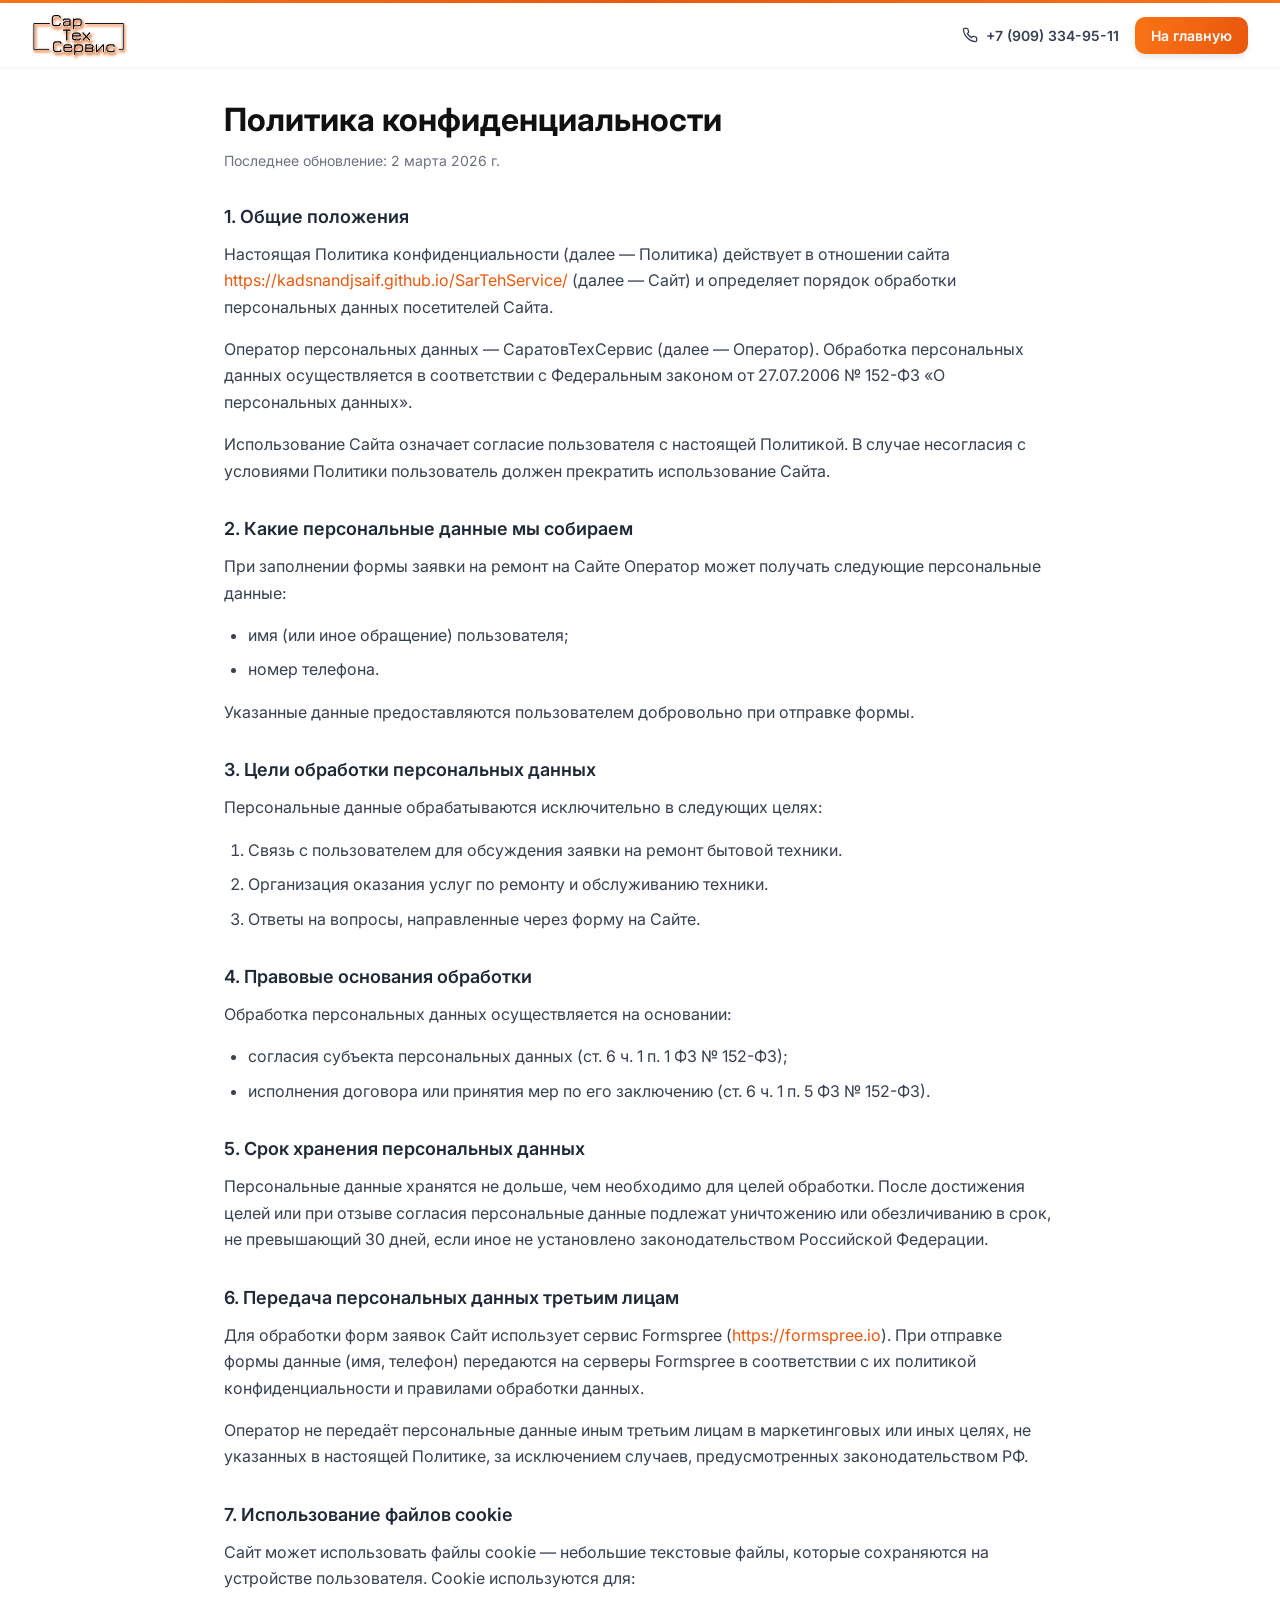
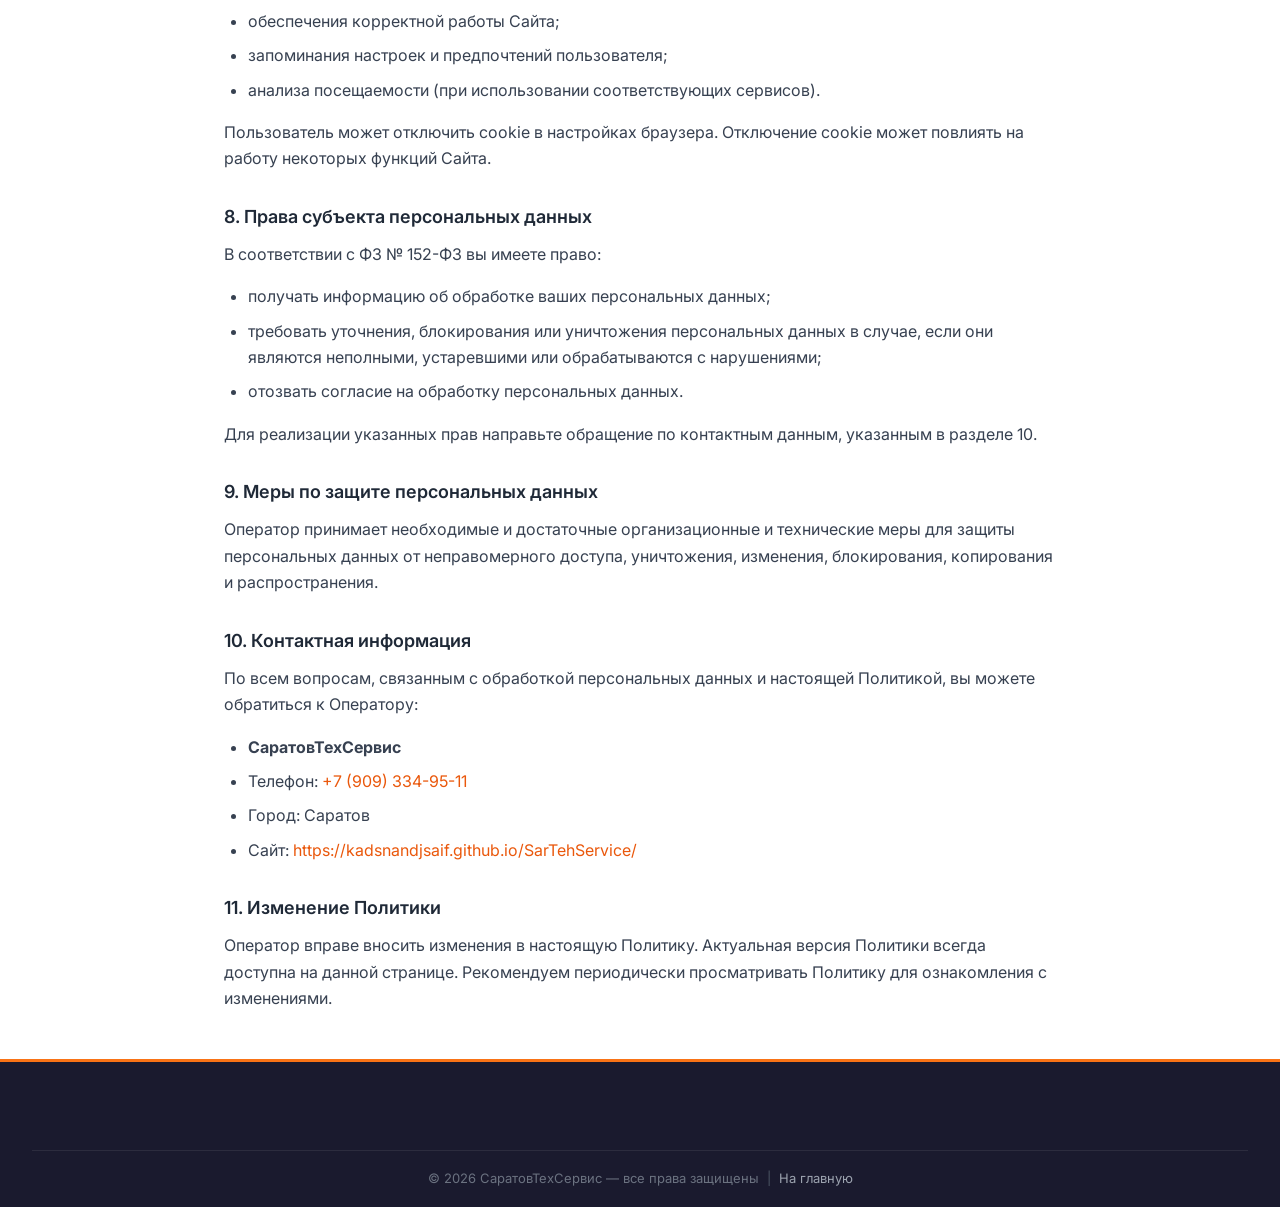
<file: privacy.html>
<!DOCTYPE html>
<html lang="ru">
<head>
  <meta charset="UTF-8">
  <meta name="viewport" content="width=device-width, initial-scale=1.0">
  <meta name="description" content="Политика конфиденциальности СаратовТехСервис — обработка персональных данных, сбор информации, использование cookies">
  <meta name="robots" content="index, follow">
  <title>Политика конфиденциальности | СаратовТехСервис</title>
  <link rel="canonical" href="https://kadsnandjsaif.github.io/SarTehService/privacy.html">
  <link rel="preconnect" href="https://fonts.googleapis.com">
  <link rel="preconnect" href="https://fonts.gstatic.com" crossorigin>
  <link href="https://fonts.googleapis.com/css2?family=Inter:wght@400;500;600;700&display=swap" rel="stylesheet">
  <link rel="stylesheet" href="css/styles.css">
  <style>
    .legal-page {
      max-width: 52rem;
      margin: 0 auto;
      padding: 2rem 0 3rem;
    }
    .legal-page h1 {
      font-size: 1.75rem;
      font-weight: 700;
      color: #111;
      margin: 0 0 0.5rem;
      line-height: 1.3;
    }
    @media (min-width: 640px) { .legal-page h1 { font-size: 2rem; } }
    .legal-page .legal-date {
      font-size: 0.875rem;
      color: #6b7280;
      margin: 0 0 2rem;
    }
    .legal-page h2 {
      font-size: 1.125rem;
      font-weight: 600;
      color: #1f2937;
      margin: 2rem 0 0.75rem;
      line-height: 1.4;
    }
    .legal-page h2:first-of-type { margin-top: 0; }
    .legal-page p {
      font-size: 1rem;
      color: #374151;
      line-height: 1.65;
      margin: 0 0 1rem;
    }
    .legal-page p:last-child { margin-bottom: 0; }
    .legal-page ol {
      margin: 0 0 1rem;
      padding-left: 1.5rem;
    }
    .legal-page ol li {
      font-size: 1rem;
      color: #374151;
      line-height: 1.65;
      margin-bottom: 0.5rem;
    }
    .legal-page ul {
      margin: 0 0 1rem;
      padding-left: 1.5rem;
    }
    .legal-page ul li {
      font-size: 1rem;
      color: #374151;
      line-height: 1.65;
      margin-bottom: 0.5rem;
    }
    .legal-page a {
      color: #ea580c;
      text-decoration: none;
    }
    .legal-page a:hover { text-decoration: underline; }
  </style>
</head>
<body>
  <header class="header">
    <div class="header-accent-line"></div>
    <div class="container header-inner">
      <a href="./" class="logo-link" aria-label="СаратовТехСервис">
        <img src="logo.svg" alt="СаратовТехСервис" width="64" height="64" class="logo-img">
      </a>
      <div class="header-right">
        <a href="tel:+79093349511" class="header-phone">
          <svg width="16" height="16" viewBox="0 0 24 24" fill="none" stroke="currentColor" stroke-width="2" aria-hidden="true"><path d="M22 16.92v3a2 2 0 0 1-2.18 2 19.79 19.79 0 0 1-8.63-3.07 19.5 19.5 0 0 1-6-6 19.79 19.79 0 0 1-3.07-8.67A2 2 0 0 1 4.11 2h3a2 2 0 0 1 2 1.72 12.84 12.84 0 0 0 .7 2.81 2 2 0 0 1-.45 2.11L8.09 9.91a16 16 0 0 0 6 6l1.27-1.27a2 2 0 0 1 2.11-.45 12.84 12.84 0 0 0 2.81.7A2 2 0 0 1 22 16.92z"/></svg>
          <span>+7 (909) 334-95-11</span>
        </a>
        <a href="./" class="btn-primary">На главную</a>
      </div>
    </div>
  </header>

  <main>
    <div class="container">
      <article class="legal-page">
        <h1>Политика конфиденциальности</h1>
        <p class="legal-date">Последнее обновление: 2 марта 2026 г.</p>

        <h2>1. Общие положения</h2>
        <p>Настоящая Политика конфиденциальности (далее — Политика) действует в отношении сайта <a href="https://kadsnandjsaif.github.io/SarTehService/">https://kadsnandjsaif.github.io/SarTehService/</a> (далее — Сайт) и определяет порядок обработки персональных данных посетителей Сайта.</p>
        <p>Оператор персональных данных — СаратовТехСервис (далее — Оператор). Обработка персональных данных осуществляется в соответствии с Федеральным законом от 27.07.2006 № 152-ФЗ «О персональных данных».</p>
        <p>Использование Сайта означает согласие пользователя с настоящей Политикой. В случае несогласия с условиями Политики пользователь должен прекратить использование Сайта.</p>

        <h2>2. Какие персональные данные мы собираем</h2>
        <p>При заполнении формы заявки на ремонт на Сайте Оператор может получать следующие персональные данные:</p>
        <ul>
          <li>имя (или иное обращение) пользователя;</li>
          <li>номер телефона.</li>
        </ul>
        <p>Указанные данные предоставляются пользователем добровольно при отправке формы.</p>

        <h2>3. Цели обработки персональных данных</h2>
        <p>Персональные данные обрабатываются исключительно в следующих целях:</p>
        <ol>
          <li>Связь с пользователем для обсуждения заявки на ремонт бытовой техники.</li>
          <li>Организация оказания услуг по ремонту и обслуживанию техники.</li>
          <li>Ответы на вопросы, направленные через форму на Сайте.</li>
        </ol>

        <h2>4. Правовые основания обработки</h2>
        <p>Обработка персональных данных осуществляется на основании:</p>
        <ul>
          <li>согласия субъекта персональных данных (ст. 6 ч. 1 п. 1 ФЗ № 152-ФЗ);</li>
          <li>исполнения договора или принятия мер по его заключению (ст. 6 ч. 1 п. 5 ФЗ № 152-ФЗ).</li>
        </ul>

        <h2>5. Срок хранения персональных данных</h2>
        <p>Персональные данные хранятся не дольше, чем необходимо для целей обработки. После достижения целей или при отзыве согласия персональные данные подлежат уничтожению или обезличиванию в срок, не превышающий 30 дней, если иное не установлено законодательством Российской Федерации.</p>

        <h2>6. Передача персональных данных третьим лицам</h2>
        <p>Для обработки форм заявок Сайт использует сервис Formspree (<a href="https://formspree.io" target="_blank" rel="noopener noreferrer">https://formspree.io</a>). При отправке формы данные (имя, телефон) передаются на серверы Formspree в соответствии с их политикой конфиденциальности и правилами обработки данных.</p>
        <p>Оператор не передаёт персональные данные иным третьим лицам в маркетинговых или иных целях, не указанных в настоящей Политике, за исключением случаев, предусмотренных законодательством РФ.</p>

        <h2>7. Использование файлов cookie</h2>
        <p>Сайт может использовать файлы cookie — небольшие текстовые файлы, которые сохраняются на устройстве пользователя. Cookie используются для:</p>
        <ul>
          <li>обеспечения корректной работы Сайта;</li>
          <li>запоминания настроек и предпочтений пользователя;</li>
          <li>анализа посещаемости (при использовании соответствующих сервисов).</li>
        </ul>
        <p>Пользователь может отключить cookie в настройках браузера. Отключение cookie может повлиять на работу некоторых функций Сайта.</p>

        <h2>8. Права субъекта персональных данных</h2>
        <p>В соответствии с ФЗ № 152-ФЗ вы имеете право:</p>
        <ul>
          <li>получать информацию об обработке ваших персональных данных;</li>
          <li>требовать уточнения, блокирования или уничтожения персональных данных в случае, если они являются неполными, устаревшими или обрабатываются с нарушениями;</li>
          <li>отозвать согласие на обработку персональных данных.</li>
        </ul>
        <p>Для реализации указанных прав направьте обращение по контактным данным, указанным в разделе 10.</p>

        <h2>9. Меры по защите персональных данных</h2>
        <p>Оператор принимает необходимые и достаточные организационные и технические меры для защиты персональных данных от неправомерного доступа, уничтожения, изменения, блокирования, копирования и распространения.</p>

        <h2>10. Контактная информация</h2>
        <p>По всем вопросам, связанным с обработкой персональных данных и настоящей Политикой, вы можете обратиться к Оператору:</p>
        <ul>
          <li><strong>СаратовТехСервис</strong></li>
          <li>Телефон: <a href="tel:+79093349511">+7 (909) 334-95-11</a></li>
          <li>Город: Саратов</li>
          <li>Сайт: <a href="https://kadsnandjsaif.github.io/SarTehService/">https://kadsnandjsaif.github.io/SarTehService/</a></li>
        </ul>

        <h2>11. Изменение Политики</h2>
        <p>Оператор вправе вносить изменения в настоящую Политику. Актуальная версия Политики всегда доступна на данной странице. Рекомендуем периодически просматривать Политику для ознакомления с изменениями.</p>
      </article>
    </div>
  </main>

  <footer class="footer">
    <div class="container">
      <div class="footer-bottom" style="display: flex; flex-wrap: wrap; align-items: center; justify-content: center; gap: 0.5rem;">
        <span>&copy; 2026 СаратовТехСервис — все права защищены</span>
        <span style="color: #4b5563;">|</span>
        <a href="./" style="color: #9ca3af; text-decoration: none;">На главную</a>
      </div>
    </div>
  </footer>
</body>
</html>
</file>
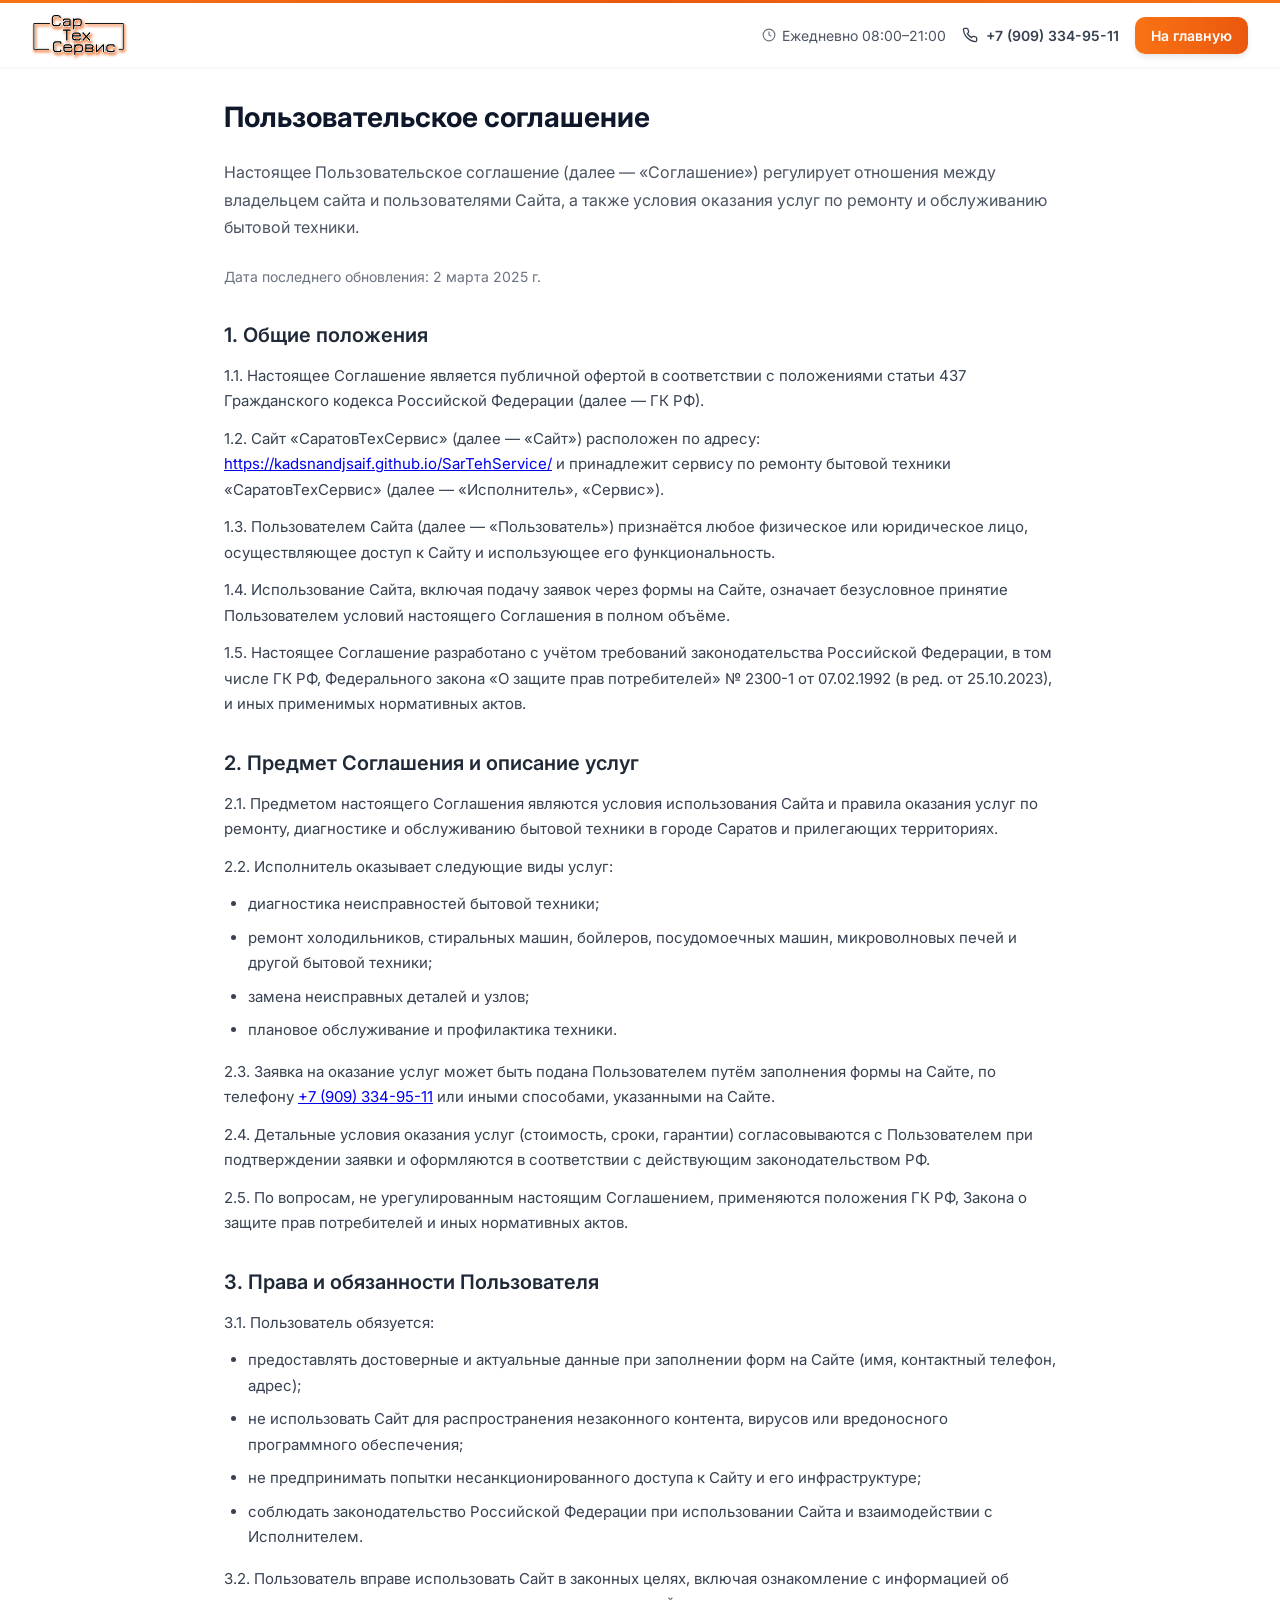
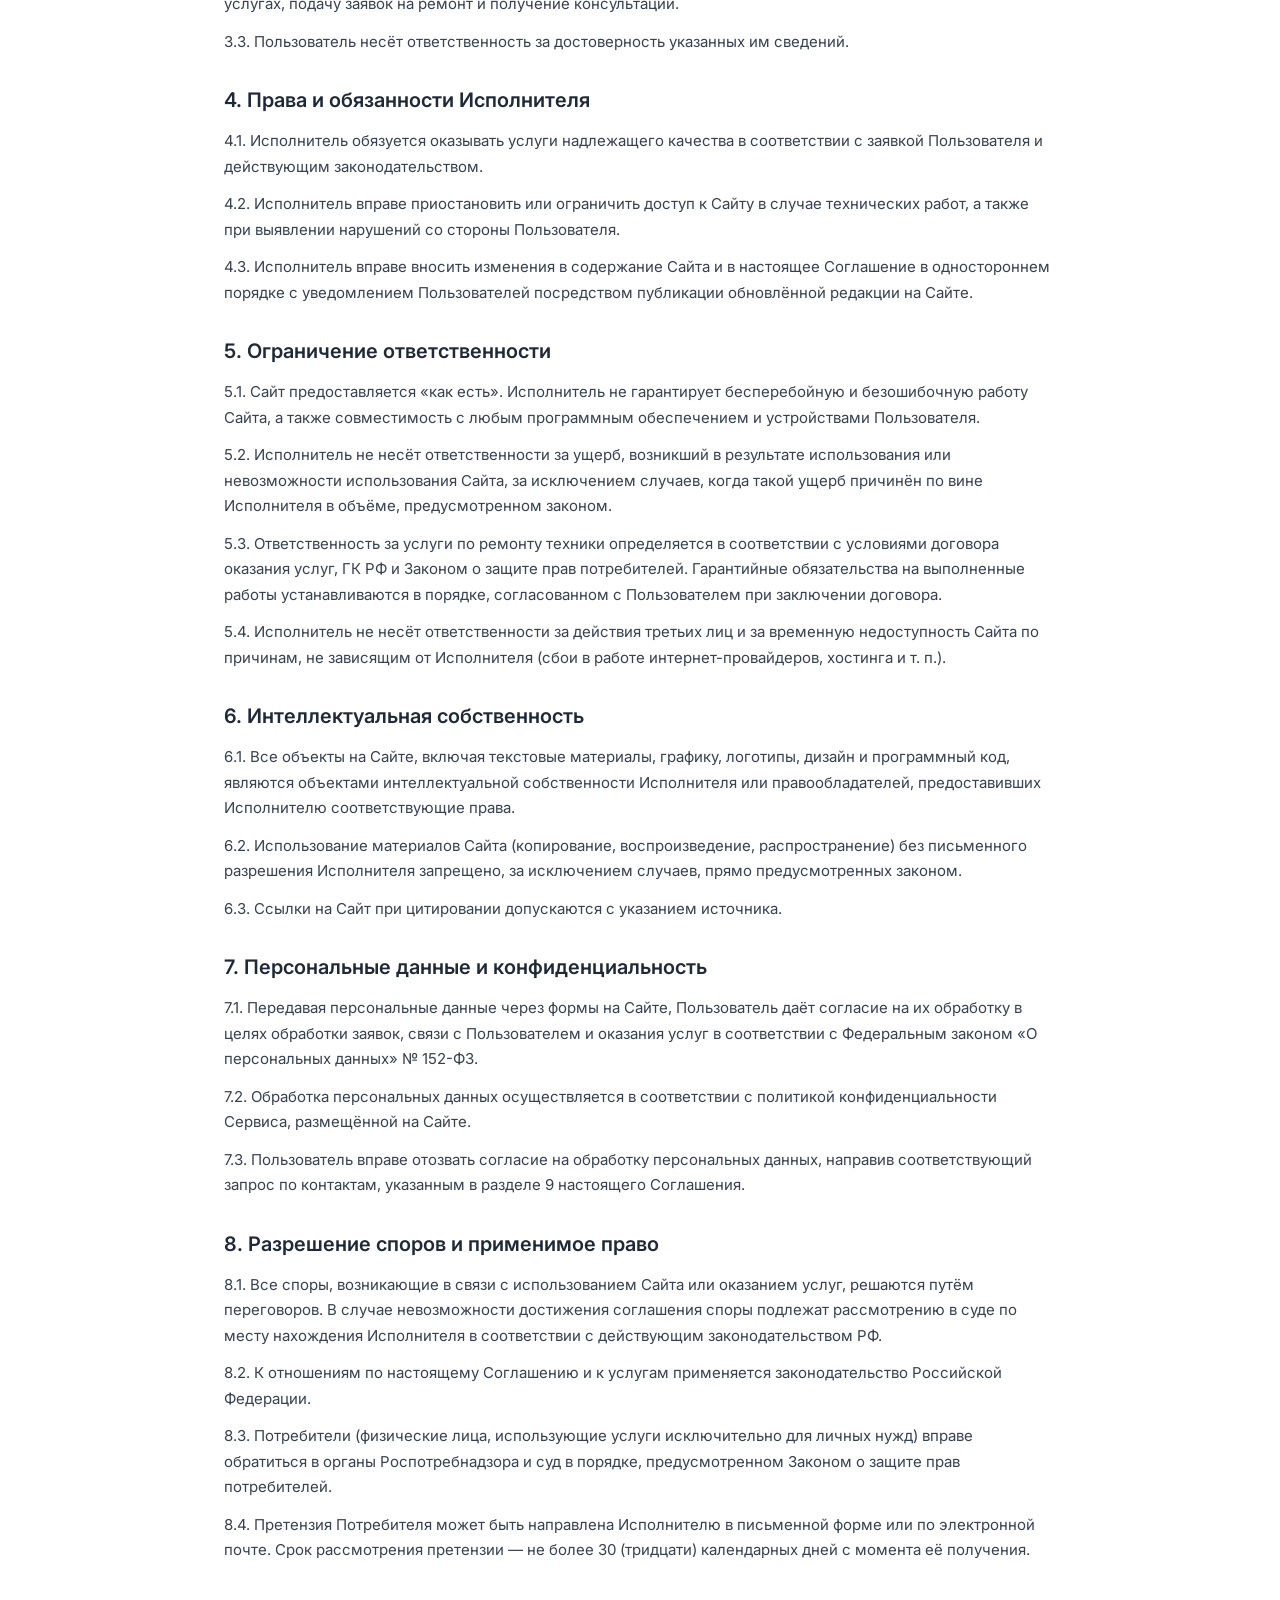
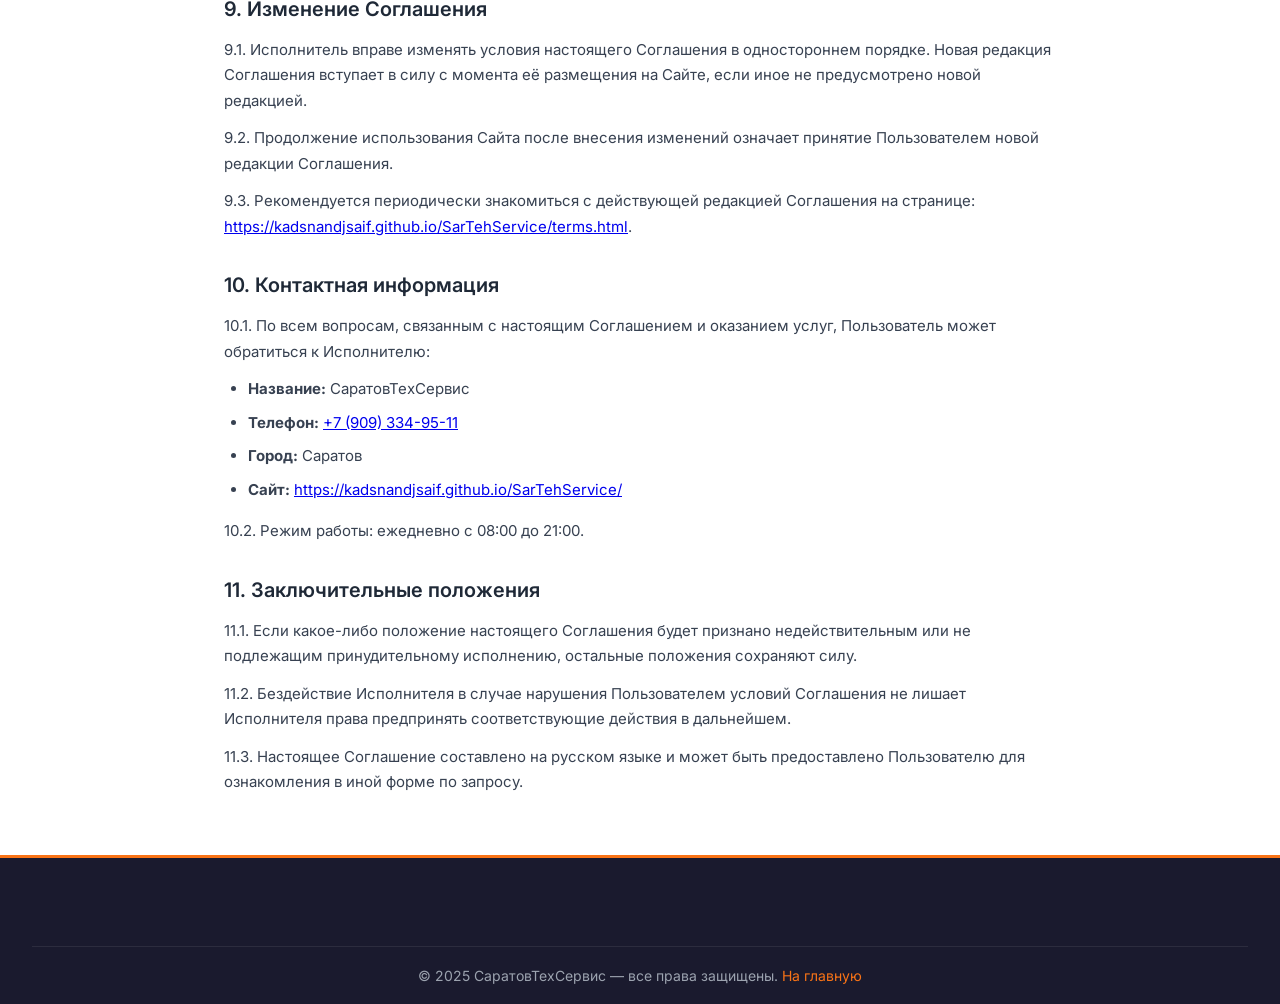
<file: terms.html>
<!DOCTYPE html>
<html lang="ru">
<head>
  <meta charset="UTF-8">
  <meta name="viewport" content="width=device-width, initial-scale=1.0">
  <meta name="description" content="Пользовательское соглашение сайта СаратовТехСервис. Условия использования и оказания услуг по ремонту бытовой техники в Саратове.">
  <meta name="keywords" content="пользовательское соглашение, условия использования, СаратовТехСервис, ремонт техники Саратов">
  <meta name="author" content="СаратовТехСервис">
  <meta property="og:title" content="Пользовательское соглашение | СаратовТехСервис">
  <meta property="og:description" content="Условия использования сайта и оказания услуг по ремонту бытовой техники.">
  <meta property="og:locale" content="ru_RU">
  <meta property="og:type" content="website">
  <meta name="robots" content="index, follow">
  <title>Пользовательское соглашение | СаратовТехСервис</title>
  <link rel="canonical" href="https://kadsnandjsaif.github.io/SarTehService/terms.html">
  <link rel="preconnect" href="https://fonts.googleapis.com">
  <link rel="preconnect" href="https://fonts.gstatic.com" crossorigin>
  <link href="https://fonts.googleapis.com/css2?family=Inter:wght@400;500;600;700&display=swap" rel="stylesheet">
  <link rel="stylesheet" href="css/styles.css">
  <style>
    .legal-page {
      max-width: 52rem;
      margin: 0 auto;
      padding: 2rem 0 3rem;
    }
    .legal-page h1 {
      font-size: 1.75rem;
      font-weight: 700;
      color: #0f172a;
      margin: 0 0 1.5rem;
      line-height: 1.3;
    }
    .legal-page h2 {
      font-size: 1.25rem;
      font-weight: 600;
      color: #1f2937;
      margin: 2rem 0 0.875rem;
      line-height: 1.4;
    }
    .legal-page p, .legal-page li {
      font-size: 0.9375rem;
      line-height: 1.7;
      color: #374151;
      margin: 0 0 0.75rem;
    }
    .legal-page .legal-intro {
      font-size: 1rem;
      color: #4b5563;
      margin-bottom: 1.5rem;
    }
    .legal-page ol, .legal-page ul {
      margin: 0 0 1rem;
      padding-left: 1.5rem;
    }
    .legal-page li {
      margin-bottom: 0.5rem;
    }
    .legal-page .last-updated {
      font-size: 0.875rem;
      color: #6b7280;
      margin-bottom: 2rem;
    }
  </style>
</head>
<body>
  <header class="header">
    <div class="header-accent-line"></div>
    <div class="container header-inner">
      <a href="./" class="logo-link" aria-label="СаратовТехСервис">
        <img src="logo.svg" alt="СаратовТехСервис" width="64" height="64" class="logo-img">
      </a>
      <div class="header-right">
        <span class="header-hours">Ежедневно 08:00–21:00</span>
        <a href="tel:+79093349511" class="header-phone">
          <svg width="16" height="16" viewBox="0 0 24 24" fill="none" stroke="currentColor" stroke-width="2" aria-hidden="true"><path d="M22 16.92v3a2 2 0 0 1-2.18 2 19.79 19.79 0 0 1-8.63-3.07 19.5 19.5 0 0 1-6-6 19.79 19.79 0 0 1-3.07-8.67A2 2 0 0 1 4.11 2h3a2 2 0 0 1 2 1.72 12.84 12.84 0 0 0 .7 2.81 2 2 0 0 1-.45 2.11L8.09 9.91a16 16 0 0 0 6 6l1.27-1.27a2 2 0 0 1 2.11-.45 12.84 12.84 0 0 0 2.81.7A2 2 0 0 1 22 16.92z"/></svg>
          <span>+7 (909) 334-95-11</span>
        </a>
        <a href="./" class="btn-primary">На главную</a>
      </div>
    </div>
  </header>

  <main>
    <div class="container">
      <article class="legal-page">
        <h1>Пользовательское соглашение</h1>
        <p class="legal-intro">Настоящее Пользовательское соглашение (далее — «Соглашение») регулирует отношения между владельцем сайта и пользователями Сайта, а также условия оказания услуг по ремонту и обслуживанию бытовой техники.</p>
        <p class="last-updated">Дата последнего обновления: 2 марта 2025 г.</p>

        <h2>1. Общие положения</h2>
        <p>1.1. Настоящее Соглашение является публичной офертой в соответствии с положениями статьи 437 Гражданского кодекса Российской Федерации (далее — ГК РФ).</p>
        <p>1.2. Сайт «СаратовТехСервис» (далее — «Сайт») расположен по адресу: <a href="https://kadsnandjsaif.github.io/SarTehService/">https://kadsnandjsaif.github.io/SarTehService/</a> и принадлежит сервису по ремонту бытовой техники «СаратовТехСервис» (далее — «Исполнитель», «Сервис»).</p>
        <p>1.3. Пользователем Сайта (далее — «Пользователь») признаётся любое физическое или юридическое лицо, осуществляющее доступ к Сайту и использующее его функциональность.</p>
        <p>1.4. Использование Сайта, включая подачу заявок через формы на Сайте, означает безусловное принятие Пользователем условий настоящего Соглашения в полном объёме.</p>
        <p>1.5. Настоящее Соглашение разработано с учётом требований законодательства Российской Федерации, в том числе ГК РФ, Федерального закона «О защите прав потребителей» № 2300-1 от 07.02.1992 (в ред. от 25.10.2023), и иных применимых нормативных актов.</p>

        <h2>2. Предмет Соглашения и описание услуг</h2>
        <p>2.1. Предметом настоящего Соглашения являются условия использования Сайта и правила оказания услуг по ремонту, диагностике и обслуживанию бытовой техники в городе Саратов и прилегающих территориях.</p>
        <p>2.2. Исполнитель оказывает следующие виды услуг:</p>
        <ul>
          <li>диагностика неисправностей бытовой техники;</li>
          <li>ремонт холодильников, стиральных машин, бойлеров, посудомоечных машин, микроволновых печей и другой бытовой техники;</li>
          <li>замена неисправных деталей и узлов;</li>
          <li>плановое обслуживание и профилактика техники.</li>
        </ul>
        <p>2.3. Заявка на оказание услуг может быть подана Пользователем путём заполнения формы на Сайте, по телефону <a href="tel:+79093349511">+7 (909) 334-95-11</a> или иными способами, указанными на Сайте.</p>
        <p>2.4. Детальные условия оказания услуг (стоимость, сроки, гарантии) согласовываются с Пользователем при подтверждении заявки и оформляются в соответствии с действующим законодательством РФ.</p>
        <p>2.5. По вопросам, не урегулированным настоящим Соглашением, применяются положения ГК РФ, Закона о защите прав потребителей и иных нормативных актов.</p>

        <h2>3. Права и обязанности Пользователя</h2>
        <p>3.1. Пользователь обязуется:</p>
        <ul>
          <li>предоставлять достоверные и актуальные данные при заполнении форм на Сайте (имя, контактный телефон, адрес);</li>
          <li>не использовать Сайт для распространения незаконного контента, вирусов или вредоносного программного обеспечения;</li>
          <li>не предпринимать попытки несанкционированного доступа к Сайту и его инфраструктуре;</li>
          <li>соблюдать законодательство Российской Федерации при использовании Сайта и взаимодействии с Исполнителем.</li>
        </ul>
        <p>3.2. Пользователь вправе использовать Сайт в законных целях, включая ознакомление с информацией об услугах, подачу заявок на ремонт и получение консультаций.</p>
        <p>3.3. Пользователь несёт ответственность за достоверность указанных им сведений.</p>

        <h2>4. Права и обязанности Исполнителя</h2>
        <p>4.1. Исполнитель обязуется оказывать услуги надлежащего качества в соответствии с заявкой Пользователя и действующим законодательством.</p>
        <p>4.2. Исполнитель вправе приостановить или ограничить доступ к Сайту в случае технических работ, а также при выявлении нарушений со стороны Пользователя.</p>
        <p>4.3. Исполнитель вправе вносить изменения в содержание Сайта и в настоящее Соглашение в одностороннем порядке с уведомлением Пользователей посредством публикации обновлённой редакции на Сайте.</p>

        <h2>5. Ограничение ответственности</h2>
        <p>5.1. Сайт предоставляется «как есть». Исполнитель не гарантирует бесперебойную и безошибочную работу Сайта, а также совместимость с любым программным обеспечением и устройствами Пользователя.</p>
        <p>5.2. Исполнитель не несёт ответственности за ущерб, возникший в результате использования или невозможности использования Сайта, за исключением случаев, когда такой ущерб причинён по вине Исполнителя в объёме, предусмотренном законом.</p>
        <p>5.3. Ответственность за услуги по ремонту техники определяется в соответствии с условиями договора оказания услуг, ГК РФ и Законом о защите прав потребителей. Гарантийные обязательства на выполненные работы устанавливаются в порядке, согласованном с Пользователем при заключении договора.</p>
        <p>5.4. Исполнитель не несёт ответственности за действия третьих лиц и за временную недоступность Сайта по причинам, не зависящим от Исполнителя (сбои в работе интернет-провайдеров, хостинга и т. п.).</p>

        <h2>6. Интеллектуальная собственность</h2>
        <p>6.1. Все объекты на Сайте, включая текстовые материалы, графику, логотипы, дизайн и программный код, являются объектами интеллектуальной собственности Исполнителя или правообладателей, предоставивших Исполнителю соответствующие права.</p>
        <p>6.2. Использование материалов Сайта (копирование, воспроизведение, распространение) без письменного разрешения Исполнителя запрещено, за исключением случаев, прямо предусмотренных законом.</p>
        <p>6.3. Ссылки на Сайт при цитировании допускаются с указанием источника.</p>

        <h2>7. Персональные данные и конфиденциальность</h2>
        <p>7.1. Передавая персональные данные через формы на Сайте, Пользователь даёт согласие на их обработку в целях обработки заявок, связи с Пользователем и оказания услуг в соответствии с Федеральным законом «О персональных данных» № 152-ФЗ.</p>
        <p>7.2. Обработка персональных данных осуществляется в соответствии с политикой конфиденциальности Сервиса, размещённой на Сайте.</p>
        <p>7.3. Пользователь вправе отозвать согласие на обработку персональных данных, направив соответствующий запрос по контактам, указанным в разделе 9 настоящего Соглашения.</p>

        <h2>8. Разрешение споров и применимое право</h2>
        <p>8.1. Все споры, возникающие в связи с использованием Сайта или оказанием услуг, решаются путём переговоров. В случае невозможности достижения соглашения споры подлежат рассмотрению в суде по месту нахождения Исполнителя в соответствии с действующим законодательством РФ.</p>
        <p>8.2. К отношениям по настоящему Соглашению и к услугам применяется законодательство Российской Федерации.</p>
        <p>8.3. Потребители (физические лица, использующие услуги исключительно для личных нужд) вправе обратиться в органы Роспотребнадзора и суд в порядке, предусмотренном Законом о защите прав потребителей.</p>
        <p>8.4. Претензия Потребителя может быть направлена Исполнителю в письменной форме или по электронной почте. Срок рассмотрения претензии — не более 30 (тридцати) календарных дней с момента её получения.</p>

        <h2>9. Изменение Соглашения</h2>
        <p>9.1. Исполнитель вправе изменять условия настоящего Соглашения в одностороннем порядке. Новая редакция Соглашения вступает в силу с момента её размещения на Сайте, если иное не предусмотрено новой редакцией.</p>
        <p>9.2. Продолжение использования Сайта после внесения изменений означает принятие Пользователем новой редакции Соглашения.</p>
        <p>9.3. Рекомендуется периодически знакомиться с действующей редакцией Соглашения на странице: <a href="https://kadsnandjsaif.github.io/SarTehService/terms.html">https://kadsnandjsaif.github.io/SarTehService/terms.html</a>.</p>

        <h2>10. Контактная информация</h2>
        <p>10.1. По всем вопросам, связанным с настоящим Соглашением и оказанием услуг, Пользователь может обратиться к Исполнителю:</p>
        <ul>
          <li><strong>Название:</strong> СаратовТехСервис</li>
          <li><strong>Телефон:</strong> <a href="tel:+79093349511">+7 (909) 334-95-11</a></li>
          <li><strong>Город:</strong> Саратов</li>
          <li><strong>Сайт:</strong> <a href="https://kadsnandjsaif.github.io/SarTehService/">https://kadsnandjsaif.github.io/SarTehService/</a></li>
        </ul>
        <p>10.2. Режим работы: ежедневно с 08:00 до 21:00.</p>

        <h2>11. Заключительные положения</h2>
        <p>11.1. Если какое-либо положение настоящего Соглашения будет признано недействительным или не подлежащим принудительному исполнению, остальные положения сохраняют силу.</p>
        <p>11.2. Бездействие Исполнителя в случае нарушения Пользователем условий Соглашения не лишает Исполнителя права предпринять соответствующие действия в дальнейшем.</p>
        <p>11.3. Настоящее Соглашение составлено на русском языке и может быть предоставлено Пользователю для ознакомления в иной форме по запросу.</p>
      </article>
    </div>
  </main>

  <footer class="footer">
    <div class="container">
      <div class="footer-bottom">
        <p style="margin: 0; font-size: 0.875rem; color: #9ca3af;">
          &copy; 2025 СаратовТехСервис — все права защищены. <a href="./" style="color: #f97316; text-decoration: none;">На главную</a>
        </p>
      </div>
    </div>
  </footer>
</body>
</html>
</file>
<file: css/styles.css>
/* Critical CSS - минимум для быстрой отрисовки */
*, *::before, *::after { box-sizing: border-box; }
html { scroll-behavior: smooth; }
body {
  margin: 0;
  font-family: 'Inter', -apple-system, BlinkMacSystemFont, 'Segoe UI', sans-serif;
  font-size: 16px;
  line-height: 1.5;
  color: #171717;
  background: #fff;
  -webkit-font-smoothing: antialiased;
  -moz-osx-font-smoothing: grayscale;
  display: flex;
  flex-direction: column;
  min-height: 100vh;
}

.container {
  width: 100%;
  max-width: 1280px;
  margin: 0 auto;
  padding: 0 1rem;
}
@media (min-width: 640px) { .container { padding: 0 1.5rem; } }
@media (min-width: 1024px) { .container { padding: 0 2rem; } }

/* Header */
.header {
  position: sticky;
  top: 0;
  z-index: 50;
  background: rgba(255,255,255,0.97);
  backdrop-filter: blur(14px);
  -webkit-backdrop-filter: blur(14px);
  box-shadow: 0 1px 4px rgba(0,0,0,0.06);
}
.header-accent-line {
  height: 3px;
  background: linear-gradient(90deg, #f97316, #ea580c, #f97316);
}
.header-inner {
  display: flex;
  align-items: center;
  justify-content: space-between;
  height: 3.5rem;
}
@media (min-width: 640px) { .header-inner { height: 4rem; } }
.logo-link {
  display: flex;
  align-items: center;
  gap: 0.5rem;
  text-decoration: none;
  color: inherit;
  transition: transform 0.2s;
}
.logo-link:hover { transform: scale(1.02); }
.logo-img { width: 96px; height: 96px; flex-shrink: 0; }
.logo-text {
  font-weight: 600;
  font-size: 0.875rem;
  color: #111;
  display: none;
}
@media (min-width: 480px) { .logo-text { display: inline; } }

.header-right {
  display: flex;
  align-items: center;
  gap: 0.5rem;
  font-size: 0.875rem;
}
@media (min-width: 640px) { .header-right { gap: 1rem; } }
.header-hours {
  color: #4b5563;
  display: none;
  align-items: center;
  gap: 0.375rem;
}
.header-hours::before {
  content: '';
  display: inline-block;
  width: 14px;
  height: 14px;
  background-image: url("data:image/svg+xml,%3Csvg xmlns='http://www.w3.org/2000/svg' width='14' height='14' viewBox='0 0 24 24' fill='none' stroke='%236b7280' stroke-width='2'%3E%3Ccircle cx='12' cy='12' r='10'/%3E%3Cpolyline points='12 6 12 12 16 14'/%3E%3C/svg%3E");
  background-size: contain;
  background-repeat: no-repeat;
  flex-shrink: 0;
}
@media (min-width: 1024px) { .header-hours { display: inline-flex; } }
.header-phone {
  display: flex;
  align-items: center;
  gap: 0.375rem;
  color: #ea580c;
  text-decoration: none;
  font-weight: 600;
  font-size: 0.8125rem;
  white-space: nowrap;
  flex-shrink: 0;
  transition: color 0.2s;
}
.header-phone:hover { color: #c2410c; }
@media (min-width: 640px) {
  .header-phone {
    color: #374151;
    font-size: 0.875rem;
    gap: 0.5rem;
  }
  .header-phone:hover { color: #ea580c; }
}

.btn-primary {
  display: inline-flex;
  align-items: center;
  justify-content: center;
  padding: 0.375rem 0.625rem;
  font-size: 0.75rem;
  font-weight: 600;
  color: #fff;
  background: linear-gradient(to right, #f97316, #ea580c);
  border: none;
  border-radius: 0.625rem;
  white-space: nowrap;
  flex-shrink: 0;
  text-decoration: none;
  box-shadow: 0 4px 6px -1px rgba(0,0,0,0.1);
  transition: all 0.2s;
}
.btn-primary:hover {
  background: linear-gradient(to right, #ea580c, #c2410c);
  box-shadow: 0 10px 15px -3px rgba(0,0,0,0.1), 0 0 0 3px rgba(249,115,22,0.2);
  transform: translateY(-1px);
}
.btn-primary:focus {
  outline: none;
  box-shadow: 0 0 0 2px #fff, 0 0 0 4px #f97316;
}
@media (min-width: 640px) {
  .btn-primary {
    padding: 0.5rem 1rem;
    font-size: 0.875rem;
  }
}

main { flex: 1; }

/* Hero */
.hero {
  position: relative;
  overflow: hidden;
  background: linear-gradient(145deg, #fffbf7 0%, #fff 45%, #fff8f0 100%);
  padding: 2rem 0 2.5rem;
}
@media (min-width: 640px) { .hero { padding: 2.5rem 0 3rem; } }
@media (min-width: 1024px) { .hero { padding: 3.5rem 0 4rem; } }
.hero-bg {
  position: absolute;
  inset: 0;
  background: radial-gradient(ellipse 90% 60% at 75% 20%, rgba(249,115,22,0.08) 0%, transparent 55%);
  pointer-events: none;
}
.hero-bg::after {
  content: '';
  position: absolute;
  inset: 0;
  background: linear-gradient(to bottom, rgba(255,255,255,0.5) 0%, transparent 50%);
}
.hero-inner { position: relative; z-index: 1; }

.hero-block {
  display: flex;
  flex-direction: column;
  gap: 1.5rem;
  margin-bottom: 2rem;
}
@media (min-width: 1024px) {
  .hero-block {
    flex-direction: row;
    align-items: stretch;
    gap: 2.5rem;
    margin-bottom: 2.5rem;
  }
}
.hero-content {
  flex: 1;
  min-width: 0;
}
.hero-slider-wrap {
  flex-shrink: 0;
  width: 100%;
}
@media (min-width: 1024px) {
  .hero-slider-wrap {
    width: min(42%, 440px);
    align-self: center;
  }
}
.hero-slider {
  border-radius: 1rem;
  overflow: hidden;
  box-shadow: 0 20px 40px -15px rgba(249,115,22,0.15), 0 8px 20px -8px rgba(0,0,0,0.08);
  aspect-ratio: 4/3;
  position: relative;
  border: 1px solid rgba(255,237,213,0.8);
}
.hero-slider-track {
  display: flex;
  width: 100%;
  height: 100%;
  transition: transform 0.6s cubic-bezier(0.25, 0.46, 0.45, 0.94);
}
.hero-slider-track img {
  flex-shrink: 0;
  min-width: 100%;
  width: 100%;
  height: 100%;
  object-fit: cover;
}

.hero-title {
  font-size: 1.75rem;
  font-weight: 700;
  color: #0f172a;
  line-height: 1.25;
  margin: 0 0 1.25rem;
  letter-spacing: -0.02em;
  text-align: center;
}
@media (min-width: 640px) {
  .hero-title { font-size: 2rem; text-align: left; margin-bottom: 1.5rem; }
}
@media (min-width: 1024px) {
  .hero-title { font-size: 2.5rem; margin-bottom: 1.75rem; }
}

.hero-cards {
  display: flex;
  flex-direction: column;
  gap: 0.75rem;
}
@media (min-width: 640px) {
  .hero-cards { flex-direction: row; flex-wrap: wrap; gap: 1rem; }
}
.hero-card {
  background: rgba(255,255,255,0.98);
  border-radius: 0.875rem;
  padding: 1.125rem 1.25rem;
  box-shadow: 0 2px 8px -2px rgba(0,0,0,0.06);
  border: 1px solid rgba(255,237,213,0.9);
  transition: all 0.35s ease;
  opacity: 0;
  transform: translateY(0.5rem);
}
.hero-card.visible {
  opacity: 1;
  transform: translateY(0);
}
.hero-card:hover {
  box-shadow: 0 12px 28px -8px rgba(249,115,22,0.12);
  border-color: #fed7aa;
  transform: translateY(-2px);
}
.hero-card-title {
  font-size: 1.125rem;
  font-weight: 600;
  color: #111;
  margin: 0 0 0.35rem;
  line-height: 1.3;
}
.hero-card-desc {
  font-size: 0.9375rem;
  color: #475569;
  margin: 0;
  line-height: 1.5;
}
.hero-form-wrap {
  display: flex;
  justify-content: center;
}
@media (min-width: 768px) { .hero-form-wrap { justify-content: flex-start; } }

/* Lead Form */
.lead-form {
  background: linear-gradient(145deg, #fffbf7 0%, #fff7ed 50%, #ffedd5 100%);
  border-radius: 0.875rem;
  padding: 1.25rem;
  border: 1px solid rgba(254,215,170,0.9);
  box-shadow: 0 4px 16px -4px rgba(249,115,22,0.08);
  min-width: 0;
}
.hero-form-wrap .lead-form { max-width: 26rem; width: 100%; }
@media (min-width: 640px) { .lead-form { padding: 1.5rem; } }
.lead-form.max-w-form { max-width: 48rem; margin: 0 auto; width: 100%; }
.form-title {
  font-size: 1.125rem;
  font-weight: 700;
  color: #111;
  margin: 0 0 0.35rem;
  line-height: 1.3;
  text-align: left;
}
.form-desc {
  font-size: 0.9375rem;
  color: #374151;
  margin: 0 0 1rem;
  line-height: 1.5;
  text-align: left;
}
@media (min-width: 768px) { .form-desc { margin-bottom: 1.25rem; } }
.form-row {
  display: grid;
  grid-template-columns: 1fr;
  gap: 0.75rem;
}
@media (min-width: 768px) {
  .form-row { grid-template-columns: 1fr 1fr auto; }
}
.input-wrap {
  position: relative;
  display: flex;
}
.input-icon {
  position: absolute;
  left: 0.75rem;
  top: 50%;
  transform: translateY(-50%);
  color: #9ca3af;
  pointer-events: none;
}
.input-wrap input {
  width: 100%;
  padding: 0.625rem 1rem 0.625rem 2.5rem;
  font-size: 1rem;
  border: 1px solid #d1d5db;
  border-radius: 0.5rem;
  background: #fff;
  transition: all 0.2s;
}
.input-wrap input:focus {
  outline: none;
  border-color: #f97316;
  box-shadow: 0 0 0 2px rgba(249,115,22,0.2);
}
.input-wrap input.input-error {
  border-color: #ef4444;
  box-shadow: 0 0 0 2px rgba(239,68,68,0.2);
  animation: shake 0.4s ease;
}
@keyframes shake {
  0%, 100% { transform: translateX(0); }
  20%, 60% { transform: translateX(-4px); }
  40%, 80% { transform: translateX(4px); }
}
.consent-label {
  display: flex;
  align-items: flex-start;
  gap: 0.5rem;
  font-size: 0.75rem;
  color: #6b7280;
  line-height: 1.4;
  cursor: pointer;
  margin-top: 0.5rem;
}
.consent-label input[type="checkbox"] {
  margin-top: 0.125rem;
  width: 1rem;
  height: 1rem;
  flex-shrink: 0;
  accent-color: #f97316;
  cursor: pointer;
}
.consent-label a {
  color: #f97316;
  text-decoration: underline;
  text-underline-offset: 2px;
}
.consent-label a:hover { color: #c2410c; }
.lead-form-inner .btn-submit {
  margin-top: 0.5rem;
  width: 100%;
}
.btn-submit {
  padding: 0.625rem 1.25rem;
  font-size: 1rem;
  font-weight: 600;
  color: #fff;
  background: linear-gradient(to right, #f97316, #ea580c);
  border: none;
  border-radius: 0.5rem;
  cursor: pointer;
  box-shadow: 0 4px 6px -1px rgba(0,0,0,0.1);
  transition: all 0.2s;
}
.btn-submit:hover:not(:disabled) {
  background: linear-gradient(to right, #ea580c, #c2410c);
  box-shadow: 0 10px 15px -3px rgba(0,0,0,0.1);
}
.btn-submit:disabled {
  opacity: 0.5;
  cursor: not-allowed;
}
.sr-only {
  position: absolute;
  width: 1px;
  height: 1px;
  padding: 0;
  margin: -1px;
  overflow: hidden;
  clip: rect(0,0,0,0);
  border: 0;
}

/* Slider Section */
.slider-section {
  background: linear-gradient(to bottom, #fff, #fff7ed);
  padding: 2.5rem 0;
}
@media (min-width: 640px) { .slider-section { padding: 2.5rem 0; } }
.section-title {
  font-size: 1.5rem;
  font-weight: 700;
  color: #111;
  text-align: center;
  margin: 0 0 2rem;
}
@media (min-width: 640px) { .section-title { font-size: 1.875rem; } }
@media (min-width: 1024px) { .section-title { font-size: 2.25rem; } }

/* Appliance Icons - horizontal scroll on mobile, centered wrap on desktop */
.appliance-icons {
  display: flex;
  gap: 0.5rem;
  margin-bottom: 1.5rem;
  overflow-x: auto;
  -webkit-overflow-scrolling: touch;
  scrollbar-width: none;
  padding-bottom: 0.25rem;
}
.appliance-icons::-webkit-scrollbar { display: none; }
@media (min-width: 640px) {
  .appliance-icons {
    flex-wrap: wrap;
    justify-content: center;
    gap: 0.75rem;
    overflow-x: visible;
    margin-bottom: 2rem;
  }
}
.appliance-btn {
  display: flex;
  flex-direction: column;
  align-items: center;
  gap: 0.375rem;
  padding: 0.625rem 0.75rem;
  border: none;
  border-radius: 0.75rem;
  cursor: pointer;
  transition: all 0.25s;
  background: #fff;
  color: #374151;
  box-shadow: 0 2px 8px -2px rgba(0,0,0,0.08);
  flex-shrink: 0;
  min-width: 4.5rem;
}
@media (min-width: 640px) {
  .appliance-btn { padding: 0.75rem 1rem; min-width: auto; }
}
.appliance-btn:hover {
  background: #fff7ed;
  box-shadow: 0 6px 16px -4px rgba(249,115,22,0.12);
}
.appliance-btn.active {
  background: #f97316;
  color: #fff;
  box-shadow: 0 8px 20px -4px rgba(249,115,22,0.3);
  transform: scale(1.05);
}
.appliance-btn .icon-wrap {
  width: 2.5rem;
  height: 2.5rem;
  display: flex;
  align-items: center;
  justify-content: center;
}
.appliance-btn .icon-wrap img {
  width: 100%;
  height: 100%;
  object-fit: contain;
  transition: filter 0.25s;
}
@media (min-width: 640px) { .appliance-btn .icon-wrap { width: 3rem; height: 3rem; } }
.appliance-btn.active .icon-wrap img { filter: brightness(0) invert(1); }
.appliance-btn span {
  font-size: 0.6875rem;
  font-weight: 500;
  text-align: center;
  white-space: nowrap;
}
@media (min-width: 640px) { .appliance-btn span { font-size: 0.8125rem; } }

/* Slider + Banner row */
.slider-row {
  display: flex;
  flex-direction: column;
  gap: 1.5rem;
}
@media (min-width: 1024px) {
  .slider-row {
    flex-direction: row;
    align-items: flex-start;
    gap: 2rem;
  }
}
.slider-main {
  flex: 1;
  min-width: 0;
}
.slider-banner-wrap {
  width: 100%;
  flex-shrink: 0;
}
@media (min-width: 1024px) {
  .slider-banner-wrap {
    width: min(42%, 440px);
    align-self: center;
  }
}
.slider-banner {
  border-radius: 1rem;
  overflow: hidden;
  box-shadow: 0 12px 30px -10px rgba(249,115,22,0.12), 0 4px 12px -4px rgba(0,0,0,0.06);
  border: 1px solid rgba(255,237,213,0.8);
  aspect-ratio: 4/3;
  position: relative;
}
.slider-banner-track {
  display: flex;
  width: 100%;
  height: 100%;
  transition: transform 0.6s cubic-bezier(0.25, 0.46, 0.45, 0.94);
}
.slider-banner-track img {
  flex-shrink: 0;
  min-width: 100%;
  width: 100%;
  height: 100%;
  object-fit: cover;
}

/* Slider viewport - fade switch */
.slider-viewport {
  position: relative;
  border-radius: 0.75rem;
  overflow: hidden;
}
.slider-track {
  position: relative;
}
.slider-slide {
  display: none;
}
.slider-slide.active {
  display: block;
  animation: fadeCard 0.3s ease;
}
@keyframes fadeCard {
  from { opacity: 0; transform: translateY(4px); }
  to { opacity: 1; transform: translateY(0); }
}

/* Slider card */
.slider-card {
  position: relative;
  border-radius: 0.75rem;
  overflow: hidden;
  box-shadow: 0 4px 12px -4px rgba(0,0,0,0.08);
  border: 1px solid #ffedd5;
  background: linear-gradient(135deg, #fff 0%, #fffbf7 50%, #fff7ed 100%);
}
.slider-card-header {
  position: relative;
  z-index: 1;
  padding: 0.875rem;
  border-bottom: 1px solid rgba(255,237,213,0.6);
}
@media (min-width: 640px) { .slider-card-header { padding: 1.125rem; } }
.slider-card-body {
  display: flex;
  gap: 0.75rem;
  align-items: flex-start;
}
@media (min-width: 640px) { .slider-card-body { gap: 1rem; } }
.slider-card-icon {
  width: 2.5rem;
  height: 2.5rem;
  flex-shrink: 0;
}
.slider-card-icon img {
  width: 100%;
  height: 100%;
  object-fit: contain;
}
@media (min-width: 640px) { .slider-card-icon { width: 3.5rem; height: 3.5rem; } }
.slider-card-services {
  flex: 1;
  min-width: 0;
  list-style: none;
  margin: 0;
  padding: 0;
}
.slider-card-services li {
  display: flex;
  gap: 0.375rem;
  font-size: 0.8125rem;
  color: #1f2937;
  line-height: 1.5;
  margin-bottom: 0.125rem;
}
@media (min-width: 640px) {
  .slider-card-services li { font-size: 0.9375rem; gap: 0.5rem; margin-bottom: 0.25rem; }
}
.slider-card-services .dot {
  color: #ea580c;
  font-weight: 700;
  flex-shrink: 0;
}
.slider-card-footer {
  position: relative;
  z-index: 1;
  padding: 0.75rem 0.875rem;
}
@media (min-width: 640px) { .slider-card-footer { padding: 1rem 1.125rem; } }
.slider-card-footer p {
  margin: 0 0 0.25rem;
  font-size: 0.8125rem;
  color: #1f2937;
  line-height: 1.4;
}
@media (min-width: 640px) { .slider-card-footer p { font-size: 0.9375rem; margin-bottom: 0.375rem; } }
.slider-card-footer p:last-child { margin-bottom: 0; }
.slider-card-footer .guarantee { font-weight: 600; color: #111; }

.slider-form-wrap { margin-top: 1.5rem; }
@media (min-width: 640px) { .slider-form-wrap { margin-top: 2rem; } }

/* Why Section */
.why-section {
  position: relative;
  overflow: hidden;
  padding: 2.5rem 0;
}
@media (min-width: 640px) { .why-section { padding: 3rem 0; } }
@media (min-width: 1024px) { .why-section { padding: 3.5rem 0; } }
.section-bg {
  position: absolute;
  inset: 0;
  background: radial-gradient(ellipse 60% 40% at 80% 20%, rgba(249,115,22,0.12) 0%, transparent 50%);
  pointer-events: none;
}
.section-bg::after {
  content: '';
  position: absolute;
  inset: 0;
  background: rgba(255,255,255,0.85);
}
.why-section .container { position: relative; z-index: 1; }
/* Why cards: horizontal scroll on mobile/tablet, grid on desktop */
.why-grid {
  display: flex;
  gap: 1rem;
  margin-bottom: 2rem;
  overflow-x: auto;
  -webkit-overflow-scrolling: touch;
  scrollbar-width: none;
  scroll-snap-type: x mandatory;
  padding-bottom: 0.5rem;
}
.why-grid::-webkit-scrollbar { display: none; }
@media (min-width: 1024px) {
  .why-grid {
    display: grid;
    grid-template-columns: repeat(3, 1fr);
    gap: 1.5rem;
    overflow-x: visible;
    scroll-snap-type: none;
    padding-bottom: 0;
    margin-bottom: 2.5rem;
  }
}
.why-card {
  background: rgba(255,255,255,0.95);
  border-radius: 0.875rem;
  padding: 1.25rem;
  box-shadow: 0 2px 8px -2px rgba(0,0,0,0.06);
  border: 1px solid rgba(255,237,213,0.9);
  transition: opacity 0.4s ease, transform 0.4s ease, box-shadow 0.25s ease;
  opacity: 0;
  transform: translateY(1rem);
  flex-shrink: 0;
  width: 80vw;
  max-width: 20rem;
  scroll-snap-align: start;
}
@media (min-width: 640px) {
  .why-card { width: 18rem; max-width: none; padding: 1.5rem; }
}
@media (min-width: 1024px) {
  .why-card { width: auto; flex-shrink: 1; scroll-snap-align: none; }
}
.why-card.visible {
  opacity: 1;
  transform: translateY(0);
}
.why-card:hover {
  box-shadow: 0 12px 28px -8px rgba(249,115,22,0.12);
  border-color: #fed7aa;
}
@media (min-width: 1024px) {
  .why-card:hover { transform: translateY(-3px); }
}
.why-card h3 {
  font-size: 1.0625rem;
  font-weight: 700;
  color: #111;
  margin: 0 0 0.75rem;
  line-height: 1.3;
}
@media (min-width: 640px) { .why-card h3 { font-size: 1.125rem; } }
@media (min-width: 1024px) { .why-card h3 { font-size: 1.25rem; margin-bottom: 1rem; } }
.why-card p {
  font-size: 0.875rem;
  color: #475569;
  line-height: 1.6;
  margin: 0;
}
@media (min-width: 640px) { .why-card p { font-size: 0.9375rem; } }
@media (min-width: 1024px) { .why-card p { font-size: 1rem; } }

.why-form-wrap { margin-top: 2rem; }
@media (min-width: 1024px) { .why-form-wrap { margin-top: 2.5rem; } }

/* Video Reviews */
.reviews-section {
  padding: 2.5rem 0;
  background: linear-gradient(to bottom, #fff, #fffbf7);
}
@media (min-width: 640px) { .reviews-section { padding: 3rem 0; } }
@media (min-width: 1024px) { .reviews-section { padding: 3.5rem 0; } }
.reviews-grid {
  display: flex;
  gap: 1rem;
  overflow-x: auto;
  -webkit-overflow-scrolling: touch;
  scrollbar-width: none;
  scroll-snap-type: x mandatory;
  padding-bottom: 0.25rem;
}
.reviews-grid::-webkit-scrollbar { display: none; }
@media (min-width: 768px) {
  .reviews-grid {
    display: grid;
    grid-template-columns: repeat(2, 1fr);
    gap: 1.25rem;
    overflow-x: visible;
    scroll-snap-type: none;
  }
}
@media (min-width: 1024px) {
  .reviews-grid { grid-template-columns: repeat(4, 1fr); gap: 1.5rem; }
}
.review-card {
  position: relative;
  flex-shrink: 0;
  width: 72vw;
  max-width: 18rem;
  scroll-snap-align: start;
  border: none;
  padding: 0;
  background: #000;
  border-radius: 0.875rem;
  overflow: hidden;
  cursor: pointer;
  aspect-ratio: 16/9;
  display: block;
}
@media (min-width: 768px) {
  .review-card { width: auto; max-width: none; }
}
.review-card img,
.review-card video {
  width: 100%;
  height: 100%;
  object-fit: cover;
  transition: transform 0.3s, opacity 0.3s;
}
.review-card:hover img,
.review-card:hover video {
  transform: scale(1.04);
  opacity: 0.85;
}
.review-play {
  position: absolute;
  inset: 0;
  display: flex;
  align-items: center;
  justify-content: center;
  pointer-events: none;
  transition: transform 0.2s;
}
.review-card:hover .review-play { transform: scale(1.1); }

/* Video Modal */
.video-modal-overlay {
  position: fixed;
  inset: 0;
  z-index: 200;
  display: flex;
  align-items: center;
  justify-content: center;
  padding: 2rem;
  background: rgba(0,0,0,0.88);
  opacity: 0;
  visibility: hidden;
  transition: opacity 0.25s, visibility 0.25s;
  overflow: auto;
}
.video-modal-overlay.open {
  opacity: 1;
  visibility: visible;
}
.video-modal {
  position: relative;
  width: 100%;
  max-width: 56rem;
  max-height: 90vh;
  display: flex;
  flex-direction: column;
  align-items: center;
}
.video-modal-close {
  position: absolute;
  top: -0.5rem;
  right: -0.5rem;
  background: rgba(0,0,0,0.6);
  border: none;
  color: #fff;
  cursor: pointer;
  padding: 0.35rem;
  border-radius: 50%;
  transition: transform 0.2s, background 0.2s;
  z-index: 10;
}
.video-modal-close:hover { transform: scale(1.15); background: rgba(0,0,0,0.85); }
.video-modal-body {
  position: relative;
  width: 100%;
  border-radius: 0.75rem;
  overflow: hidden;
  background: #000;
  display: flex;
  align-items: center;
  justify-content: center;
}
.video-modal-body iframe {
  width: 100%;
  aspect-ratio: 16/9;
  border: none;
  display: block;
}
.video-modal-body video {
  width: 100%;
  max-height: 80vh;
  border-radius: 0.75rem;
  display: block;
}

/* FAQ */
.faq-section {
  position: relative;
  overflow: hidden;
  padding: 3rem 0;
}
@media (min-width: 640px) { .faq-section { padding: 3.5rem 0; } }
@media (min-width: 1024px) { .faq-section { padding: 4rem 0; } }
.faq-bg::after { background: rgba(255,255,255,0.9); }
.faq-section .container { position: relative; z-index: 1; }
.faq-list {
  max-width: 48rem;
  margin: 0 auto;
  display: flex;
  flex-direction: column;
  gap: 0.75rem;
}
@media (min-width: 640px) { .faq-list { gap: 1rem; } }
.faq-item {
  background: rgba(255,255,255,0.95);
  border-radius: 0.75rem;
  border: 1px solid #ffedd5;
  box-shadow: 0 4px 6px -1px rgba(0,0,0,0.1);
  overflow: hidden;
  transition: all 0.5s ease-out;
  opacity: 0;
  transform: translateY(1rem);
}
.faq-item.visible {
  opacity: 1;
  transform: translateY(0);
}
.faq-item:hover {
  box-shadow: 0 10px 15px -3px rgba(0,0,0,0.1);
  border-color: #fed7aa;
}
.faq-trigger {
  width: 100%;
  display: flex;
  align-items: flex-start;
  justify-content: space-between;
  gap: 1rem;
  padding: 1rem;
  background: none;
  border: none;
  cursor: pointer;
  text-align: left;
  font: inherit;
  transition: background 0.2s;
}
@media (min-width: 640px) { .faq-trigger { padding: 1.25rem; } }
@media (min-width: 1024px) { .faq-trigger { padding: 1.5rem; } }
.faq-trigger:hover { background: rgba(255,247,237,0.6); }
.faq-question {
  flex: 1;
  font-size: 1rem;
  font-weight: 600;
  color: #111;
  line-height: 1.4;
  padding-right: 1rem;
}
@media (min-width: 640px) { .faq-question { font-size: 1.125rem; } }
.faq-trigger:hover .faq-question { color: #ea580c; }
.faq-chevron {
  flex-shrink: 0;
  width: 1.25rem;
  height: 1.25rem;
  color: #9ca3af;
  transition: transform 0.3s;
}
@media (min-width: 640px) { .faq-chevron { width: 1.5rem; height: 1.5rem; } }
.faq-trigger:hover .faq-chevron { color: #ea580c; }
.faq-item.open .faq-chevron {
  transform: rotate(180deg);
  color: #ea580c;
}
.faq-content {
  overflow: hidden;
  max-height: 0;
  opacity: 0;
  transition: max-height 0.3s ease-in-out, opacity 0.3s;
}
.faq-item.open .faq-content {
  max-height: 800px;
  opacity: 1;
}
.faq-answer {
  padding: 0 1rem 1rem;
}
@media (min-width: 640px) { .faq-answer { padding: 0 1.25rem 1.25rem; } }
@media (min-width: 1024px) { .faq-answer { padding: 0 1.5rem 1.5rem; } }
.faq-answer p {
  font-size: 0.875rem;
  color: #374151;
  line-height: 1.6;
  margin: 0 0 0.75rem;
}
@media (min-width: 640px) { .faq-answer p { font-size: 1rem; } }
.faq-answer p:last-child { margin-bottom: 0; }

/* Footer */
.footer {
  background: #1a1a2e;
  color: #d1d5db;
  margin-top: auto;
  border-top: 3px solid #f97316;
}
.footer .container {
  position: relative;
  z-index: 1;
  padding: 2.5rem 1rem 0;
}
@media (min-width: 640px) { .footer .container { padding: 3rem 1.5rem 0; } }
@media (min-width: 1024px) { .footer .container { padding: 3.5rem 2rem 0; } }
.footer-top {
  display: grid;
  grid-template-columns: 1fr;
  gap: 2rem;
  font-size: 0.875rem;
}
@media (min-width: 640px) {
  .footer-top { grid-template-columns: repeat(2, 1fr); }
}
@media (min-width: 1024px) {
  .footer-top { grid-template-columns: 1.5fr 1fr 1fr 1fr; }
}
.footer-brand { display: flex; flex-direction: column; gap: 0.75rem; }
.footer-logo-link {
  display: flex;
  align-items: center;
  gap: 0.625rem;
  text-decoration: none;
  color: #fff;
  transition: opacity 0.2s;
}
.footer-logo-link:hover { opacity: 0.85; }
.footer-logo-img { width: 128px; height: 64px; flex-shrink: 0; }
.footer-logo-text {
  font-weight: 700;
  font-size: 1.0625rem;
  color: #fff;
}
.footer-brand-desc {
  margin: 0;
  font-size: 0.875rem;
  color: #9ca3af;
  line-height: 1.6;
  max-width: 20rem;
}
.footer-socials {
  display: flex;
  gap: 0.625rem;
  margin-top: 0.25rem;
}
.footer-social-link {
  display: flex;
  align-items: center;
  justify-content: center;
  width: 2.25rem;
  height: 2.25rem;
  border-radius: 50%;
  border: 1px solid #374151;
  color: #9ca3af;
  text-decoration: none;
  transition: all 0.25s;
}
.footer-social-link:hover {
  border-color: #f97316;
  color: #f97316;
  background: rgba(249,115,22,0.08);
  transform: translateY(-2px);
}
.footer-heading {
  font-weight: 600;
  font-size: 0.9375rem;
  color: #f97316;
  margin: 0 0 0.875rem;
  position: relative;
  padding-bottom: 0.625rem;
  text-transform: uppercase;
  letter-spacing: 0.04em;
}
.footer-heading::after {
  content: '';
  position: absolute;
  bottom: 0;
  left: 0;
  width: 2rem;
  height: 2px;
  background: linear-gradient(to right, #f97316, transparent);
  border-radius: 1px;
}
.footer-list {
  list-style: none;
  padding: 0;
  margin: 0;
}
.footer-list li { margin-bottom: 0.5rem; }
.footer-list a {
  color: #9ca3af;
  text-decoration: none;
  transition: color 0.2s, padding-left 0.2s;
  display: inline-block;
}
.footer-list a:hover {
  color: #fff;
  padding-left: 0.25rem;
}
.footer-contacts {
  list-style: none;
  padding: 0;
  margin: 0;
}
.footer-contacts li {
  display: flex;
  align-items: center;
  gap: 0.5rem;
  margin-bottom: 0.625rem;
  color: #9ca3af;
}
.footer-contacts li svg {
  flex-shrink: 0;
  color: #f97316;
}
.footer-contacts a {
  color: #d1d5db;
  text-decoration: none;
  transition: color 0.2s;
}
.footer-contacts a:hover { color: #f97316; }
.footer-bottom {
  margin-top: 2rem;
  padding: 1.125rem 0;
  border-top: 1px solid rgba(255,255,255,0.08);
  text-align: center;
  font-size: 0.8125rem;
  color: #6b7280;
}

/* Modal */
.modal-overlay {
  position: fixed;
  inset: 0;
  z-index: 100;
  display: flex;
  align-items: center;
  justify-content: center;
  padding: 1rem;
  background: rgba(0,0,0,0.5);
  opacity: 0;
  visibility: hidden;
  transition: opacity 0.2s, visibility 0.2s;
}
.modal-overlay.open {
  opacity: 1;
  visibility: visible;
}
.modal {
  width: 100%;
  max-width: 28rem;
  background: #fff;
  border-radius: 1rem;
  padding: 1.5rem;
  box-shadow: 0 25px 50px -12px rgba(0,0,0,0.25);
}
.modal-title {
  font-size: 1.25rem;
  font-weight: 700;
  color: #111;
  margin: 0 0 0.5rem;
}
.modal-text {
  color: #4b5563;
  margin: 0 0 1rem;
}
.modal-close { width: 100%; }
</file>
